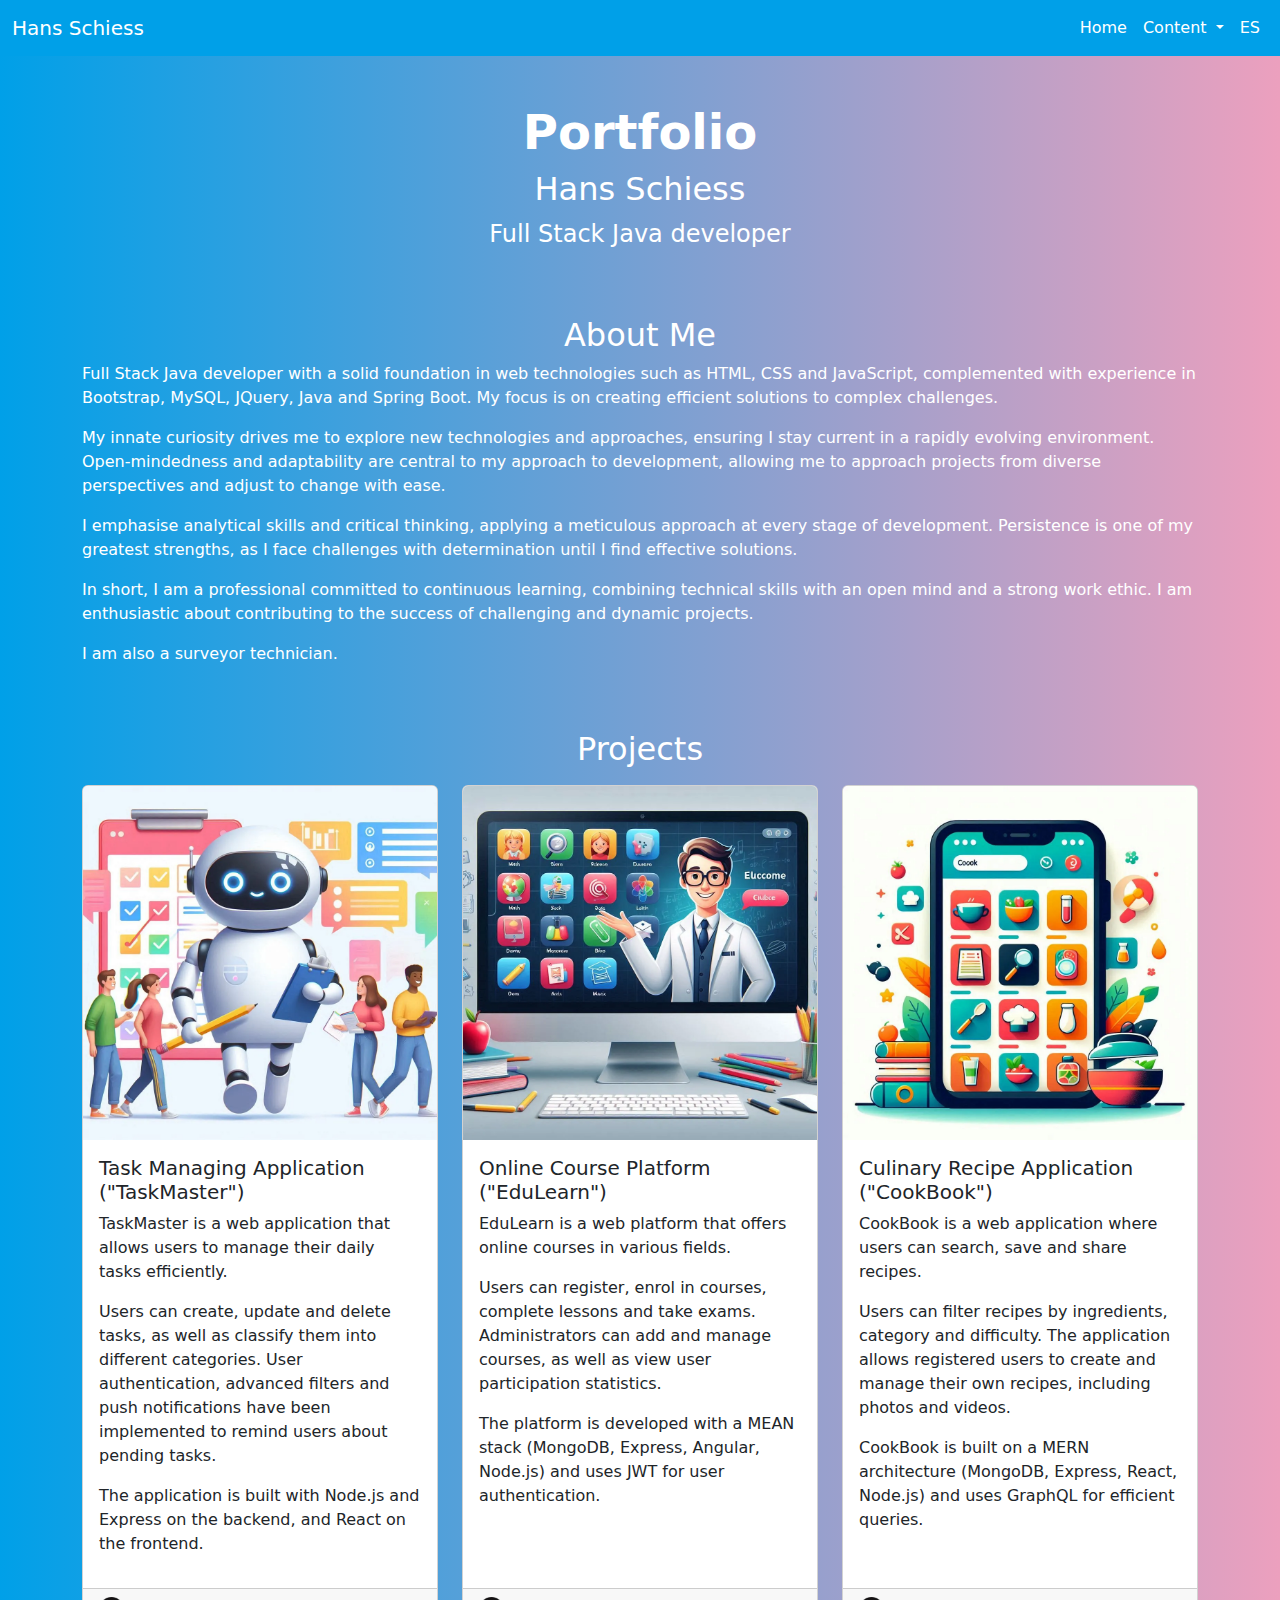
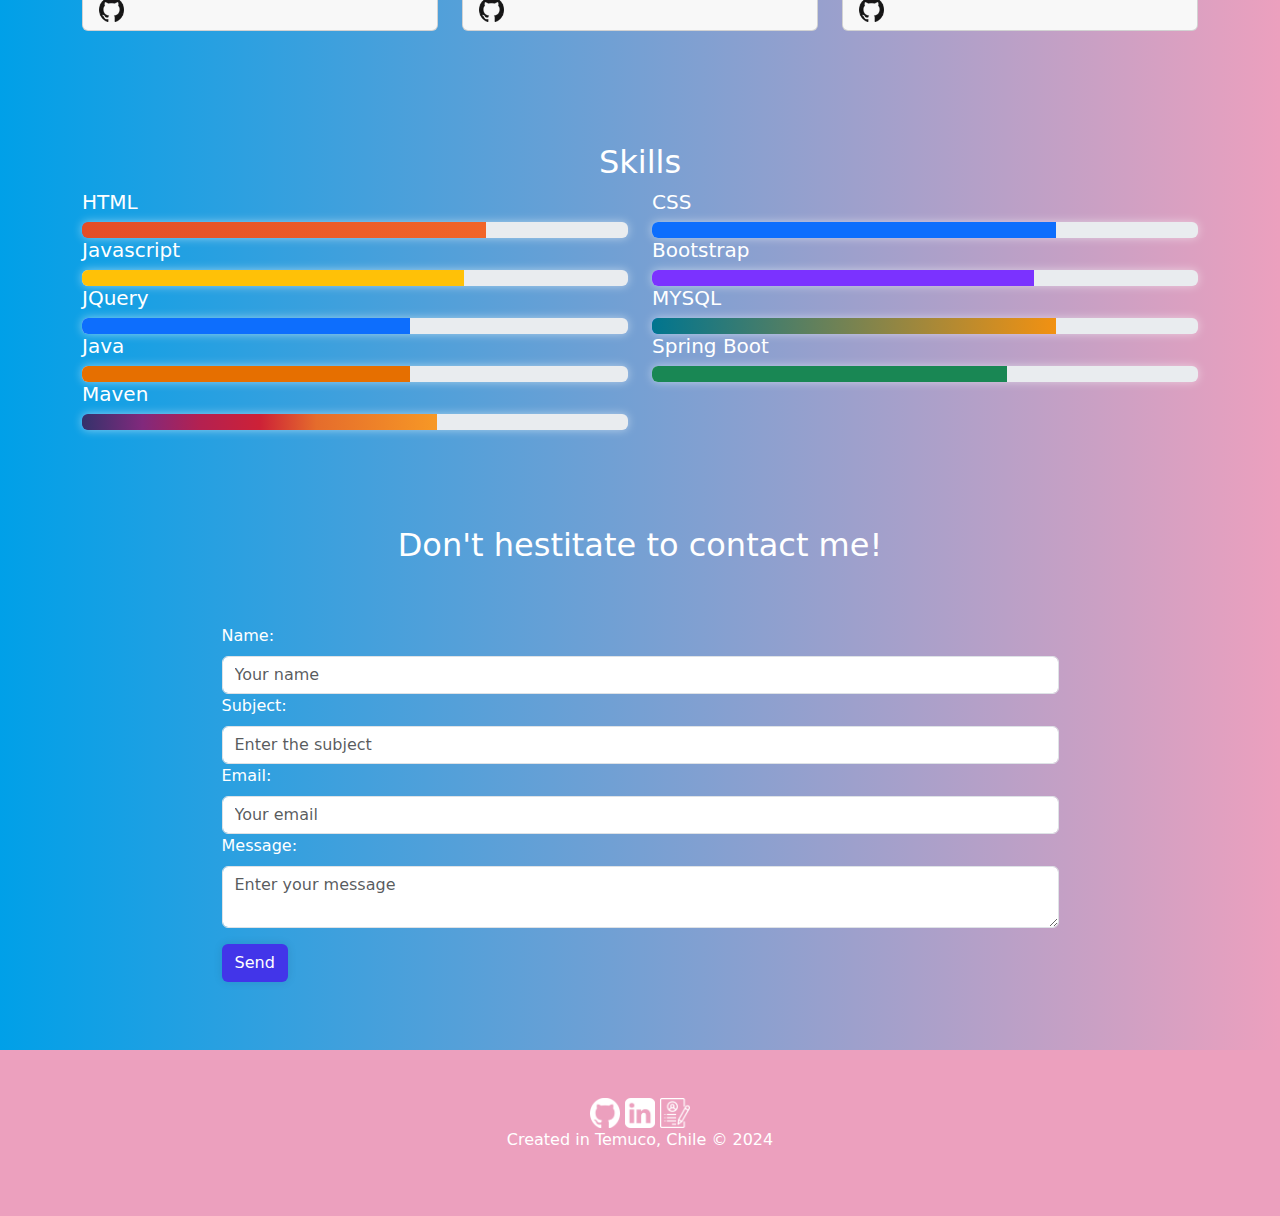
<file: index.html>
<!DOCTYPE html>
<html lang="en">

<head>
    <meta charset="utf-8" />
    <meta name="viewport" content="width=device-width, initial-scale=1" />
    <title>Hans Schiess</title>
    <link href="https://cdn.jsdelivr.net/npm/bootstrap@5.3.3/dist/css/bootstrap.min.css" rel="stylesheet"
        integrity="sha384-QWTKZyjpPEjISv5WaRU9OFeRpok6YctnYmDr5pNlyT2bRjXh0JMhjY6hW+ALEwIH" crossorigin="anonymous" />
    <script src="https://code.jquery.com/jquery-3.7.1.min.js"
        integrity="sha256-/JqT3SQfawRcv/BIHPThkBvs0OEvtFFmqPF/lYI/Cxo=" crossorigin="anonymous"></script>
    <link rel="stylesheet" href="assets/css/style.css" />
</head>

<body class="text-white">
    <nav class="navbar navbar-expand-lg text-white">
        <div class="container-fluid">
            <a class="navbar-brand text-white" href="#">Hans Schiess</a>
            <button class="navbar-toggler " type="button" data-bs-toggle="collapse" data-bs-target="#navbarNavDropdown"
                aria-controls="navbarNavDropdown" aria-expanded="false" aria-label="Toggle navigation">
                <span class="navbar-toggler-icon "></span>
            </button>
            <div class="collapse navbar-collapse" id="navbarNavDropdown">
                <ul class="navbar-nav ms-auto">
                    <li class="nav-item">
                        <a class="nav-link active text-white" aria-current="page" href="#">Home</a>
                    </li>
                    <li class="nav-item dropdown">
                        <a class="nav-link dropdown-toggle text-white" href="#" role="button" data-bs-toggle="dropdown"
                            aria-expanded="false">
                            Content
                        </a>
                        <ul class="dropdown-menu">
                            <li>
                                <a class="dropdown-item" href="#presentacion">About Me</a>
                            </li>
                            <li><a class="dropdown-item" href="#proyectos">Projects</a></li>
                            <li><a class="dropdown-item" href="#habilidades">Skills</a></li>
                            <li><a class="dropdown-item" href="#contacto">Contact</a></li>
                        </ul>
                    </li>
                    <li class="nav-item">
                        <a class="nav-link active text-white" aria-current="page" href="https://schiesscl.github.io/practicaconsolidacion_studio/index_es.html">ES</a>
                    </li>
                </ul>
            </div>
        </div>
    </nav>

    <header>
        <div class="container-fluid py-5">
            <h1 class="display-5 fw-bold text-center">Portfolio</h1>
            <h2 class="text-center">Hans Schiess</h2>
            <p class="fs-4 text-center">Full Stack Java developer</p>
        </div>
    </header>

    <main>
        <div id="presentacion" class="container">
            <h2 class="text-center">About Me</h2>
            <p>
                Full Stack Java developer with a solid foundation in web technologies
                such as HTML, CSS and JavaScript, complemented with experience in
                Bootstrap, MySQL, JQuery, Java and Spring Boot. My focus is on
                creating efficient solutions to complex challenges.
            </p>
            <p>
                My innate curiosity drives me to explore new technologies and
                approaches, ensuring I stay current in a rapidly evolving environment.
                Open-mindedness and adaptability are central to my approach to
                development, allowing me to approach projects from diverse
                perspectives and adjust to change with ease.
            </p>
            <p>
                I emphasise analytical skills and critical thinking, applying a
                meticulous approach at every stage of development. Persistence is one
                of my greatest strengths, as I face challenges with determination
                until I find effective solutions.
            </p>
            <p>
                In short, I am a professional committed to continuous learning,
                combining technical skills with an open mind and a strong work ethic.
                I am enthusiastic about contributing to the success of challenging and
                dynamic projects.
            </p>
            <p>I am also a surveyor technician.</p>
        </div>

        <div id="proyectos" class="container py-5">
            <h2 class="text-center mb-3">Projects</h2>
            <div class="row">
                <div class="col-md-4 mb-3">
                    <div class="card h-100">
                        <img src="assets/img/taskmaster.webp" class="card-img-top" alt="Imagen 1" />
                        <div class="card-body">
                            <h5 class="card-title">Task Managing Application ("TaskMaster")</h5>
                            <p class="card-text">TaskMaster is a web application that allows users to manage their daily tasks efficiently. <p>Users can create, update and delete tasks, as well as classify them into different categories. User authentication, advanced filters and push notifications have been implemented to remind users about pending tasks.</p> The application is built with Node.js and Express on the backend, and React on the frontend.</p>
                        </div>
                        <div class="card-footer">
                            <small class="text-muted"><a href="#"><img src="assets/img/githubico.webp" alt="" class="githubico" aria-label="Github"></a></small>
                        </div>
                    </div>
                </div>
                <div class="col-md-4 mb-3">
                    <div class="card h-100">
                        <img src="assets/img/edulearn.webp" class="card-img-top" alt="Imagen 2" />
                        <div class="card-body">
                            <h5 class="card-title">Online Course Platform ("EduLearn")</h5>
                            <p class="card-text">EduLearn is a web platform that offers online courses in various fields. <p>Users can register, enrol in courses, complete lessons and take exams. Administrators can add and manage courses, as well as view user participation statistics.</p> <p>The platform is developed with a MEAN stack (MongoDB, Express, Angular, Node.js) and uses JWT for user authentication.</p></p>
                        </div>
                        <div class="card-footer">
                            <small class="text-muted"><a href="#"><img src="assets/img/githubico.webp" alt="" class="githubico" aria-label="Github"></a></small>
                        </div>
                    </div>
                </div>
                <div class="col-md-4 mb-3">
                    <div class="card h-100">
                        <img src="assets/img/cookbook.webp" class="card-img-top" alt="Imagen 3" />
                        <div class="card-body">
                            <h5 class="card-title">Culinary Recipe Application ("CookBook")</h5>
                            <p class="card-text">CookBook is a web application where users can search, save and share recipes. <p>Users can filter recipes by ingredients, category and difficulty. The application allows registered users to create and manage their own recipes, including photos and videos.</p> CookBook is built on a MERN architecture (MongoDB, Express, React, Node.js) and uses GraphQL for efficient queries.</p>
                        </div>
                        <div class="card-footer">
                            <small class="text-muted"><a href="#"><img src="assets/img/githubico.webp" alt="" class="githubico" aria-label="Github"></a></small>
                        </div>
                    </div>
                </div>
            </div>
        </div>

        <div id="habilidades" class="container py-5">
            <h2 class="text-center">Skills</h2>
            <div class="row">
                <div class="col-md-6">
                    <h5>HTML</h5>
                    <div class="progress" role="progressbar" aria-label="Basic example" aria-valuenow="0" aria-valuemin="0" aria-valuemax="100">
                        <div id="skill-html" class="progress-bar"></div>
                    </div>
                </div>
                <div class="col-md-6">
                    <h5>CSS</h5>
                    <div class="progress" role="progressbar" aria-label="Basic example" aria-valuenow="0" aria-valuemin="0" aria-valuemax="100">
                        <div id="skill-css" class="progress-bar bg-primary"></div>
                    </div>
                </div>
                <div class="col-md-6">
                    <h5>Javascript</h5>
                    <div class="progress" role="progressbar" aria-label="Basic example" aria-valuenow="0" aria-valuemin="0" aria-valuemax="100">
                        <div id="skill-javascript" class="progress-bar  bg-warning"></div>
                    </div>
                </div>
                <div class="col-md-6">
                    <h5>Bootstrap</h5>
                    <div class="progress" role="progressbar" aria-label="Basic example" aria-valuenow="0" aria-valuemin="0" aria-valuemax="100">
                        <div id="skill-bootstrap" class="progress-bar"></div>
                    </div>
                </div>
                <div class="col-md-6">
                    <h5>JQuery</h5>
                    <div class="progress" role="progressbar" aria-label="Basic example" aria-valuenow="0" aria-valuemin="0" aria-valuemax="100">
                        <div id="skill-jquery" class="progress-bar bg-primary"></div>
                    </div>
                </div>
                <div class="col-md-6">
                    <h5>MYSQL</h5>
                    <div class="progress" role="progressbar" aria-label="Basic example" aria-valuenow="0" aria-valuemin="0" aria-valuemax="100">
                        <div id="skill-mysql" class="progress-bar bg-primary"></div>
                    </div>
                </div>
                <div class="col-md-6">
                    <h5>Java</h5>
                    <div class="progress" role="progressbar" aria-label="Basic example" aria-valuenow="0" aria-valuemin="0" aria-valuemax="100">
                        <div id="skill-java" class="progress-bar"></div>
                    </div>
                </div>
                <div class="col-md-6">
                    <h5>Spring Boot</h5>
                    <div class="progress" role="progressbar" aria-label="Basic example" aria-valuenow="0" aria-valuemin="0" aria-valuemax="100">
                        <div id="skill-springboot" class="progress-bar bg-success"></div>
                    </div>
                </div>
                <div class="col-md-6">
                    <h5>Maven</h5>
                    <div class="progress" role="progressbar" aria-label="Basic example" aria-valuenow="0" aria-valuemin="0" aria-valuemax="100">
                        <div id="skill-maven" class="progress-bar"></div>
                    </div>
                </div>
            </div>
        </div>


        <div id="contacto" class="py-5">
            <div class="container">
                <h2 class="text-center pb-5">Don't hestitate to contact me!</h2>
                <div class="py-1">
                    <form action="" class="w-75 mx-auto" id="form-contacto" method="post">
                        <div>
                            <label for="contacto-nombre" class="form-label">Name: </label>
                            <input type="text" class="form-control" id="contacto-nombre" name="nombre"
                                placeholder="Your name" required />
                        </div>
                        <div>
                            <label for="contacto-asunto" class="form-label">Subject:
                            </label>
                            <input type="text" class="form-control" id="contacto-asunto" name="asunto"
                                placeholder="Enter the subject" required />
                        </div>
                        <div>
                            <label for="contacto-correo" class="form-label">Email: </label>
                            <input type="email" class="form-control" id="contacto-correo" name="correo"
                                placeholder="Your email" required />
                        </div>
                        <div>
                            <label for="contacto-mensaje" class="form-label">Message:
                            </label>
                            <textarea name="mensaje" id="contacto-mensaje" class="form-control"
                                placeholder="Enter your message" required></textarea>
                        </div>
                        <div class="py-3">
                            <input type="submit" class="btn " data-bs-toggle="modal" value="Send"
                                data-bs-target="#modalContacto"/>
                        </div>
                    </form>
                </div>
            </div>
        </div>
    </main>

    <footer class="text-white text-center py-5">
        <div><a href="https://github.com/schiesscl"><img src="assets/img/github.webp" alt="Github"></a>
            <a href="https://www.linkedin.com/in/hans-schiess"><img src="assets/img/linkedin.webp" alt="Linkedin"></a>
            <a href="https://drive.google.com/file/d/1hJXMLaWR5URK-2jTcfiRGXt14kBRsPDl/view?usp=sharing"><img src="assets/img/resume.webp" alt="Resume"></a></div>
        <div><p>Created in Temuco, Chile © 2024</p></div>
    </footer>

    <!-- Modal -->
    <div class="modal fade" id="modalContacto" tabindex="-1" aria-labelledby="modalContactoLabel" aria-hidden="true">
        <div class="modal-dialog">
            <div class="modal-content">
                <div class="modal-header">
                    <h1 class="modal-title fs-5" id="modalContactoLabel">Modal title</h1>
                    <button type="button" class="btn-close" data-bs-dismiss="modal" aria-label="Close"></button>
                </div>
                <div class="modal-body">...</div>
                <div class="modal-footer">
                    <button type="button" class="btn btn-primary" data-bs-dismiss="modal">
                        Ok
                    </button>
                </div>
            </div>
        </div>
    </div>

    <!-- Bootstrap JS -->
    <script src="https://cdn.jsdelivr.net/npm/@popperjs/core@2.11.8/dist/umd/popper.min.js"
        integrity="sha384-I7E8VVD/ismYTF4hNIPjVp/Zjvgyol6VFvRkX/vR+Vc4jQkC+hVqc2pM8ODewa9r"
        crossorigin="anonymous"></script>
    <script src="https://cdn.jsdelivr.net/npm/bootstrap@5.3.3/dist/js/bootstrap.min.js"
        integrity="sha384-0pUGZvbkm6XF6gxjEnlmuGrJXVbNuzT9qBBavbLwCsOGabYfZo0T0to5eqruptLy"
        crossorigin="anonymous"></script>
    <script defer src="assets/js/script.js"></script>
</body>

</html>
</file>
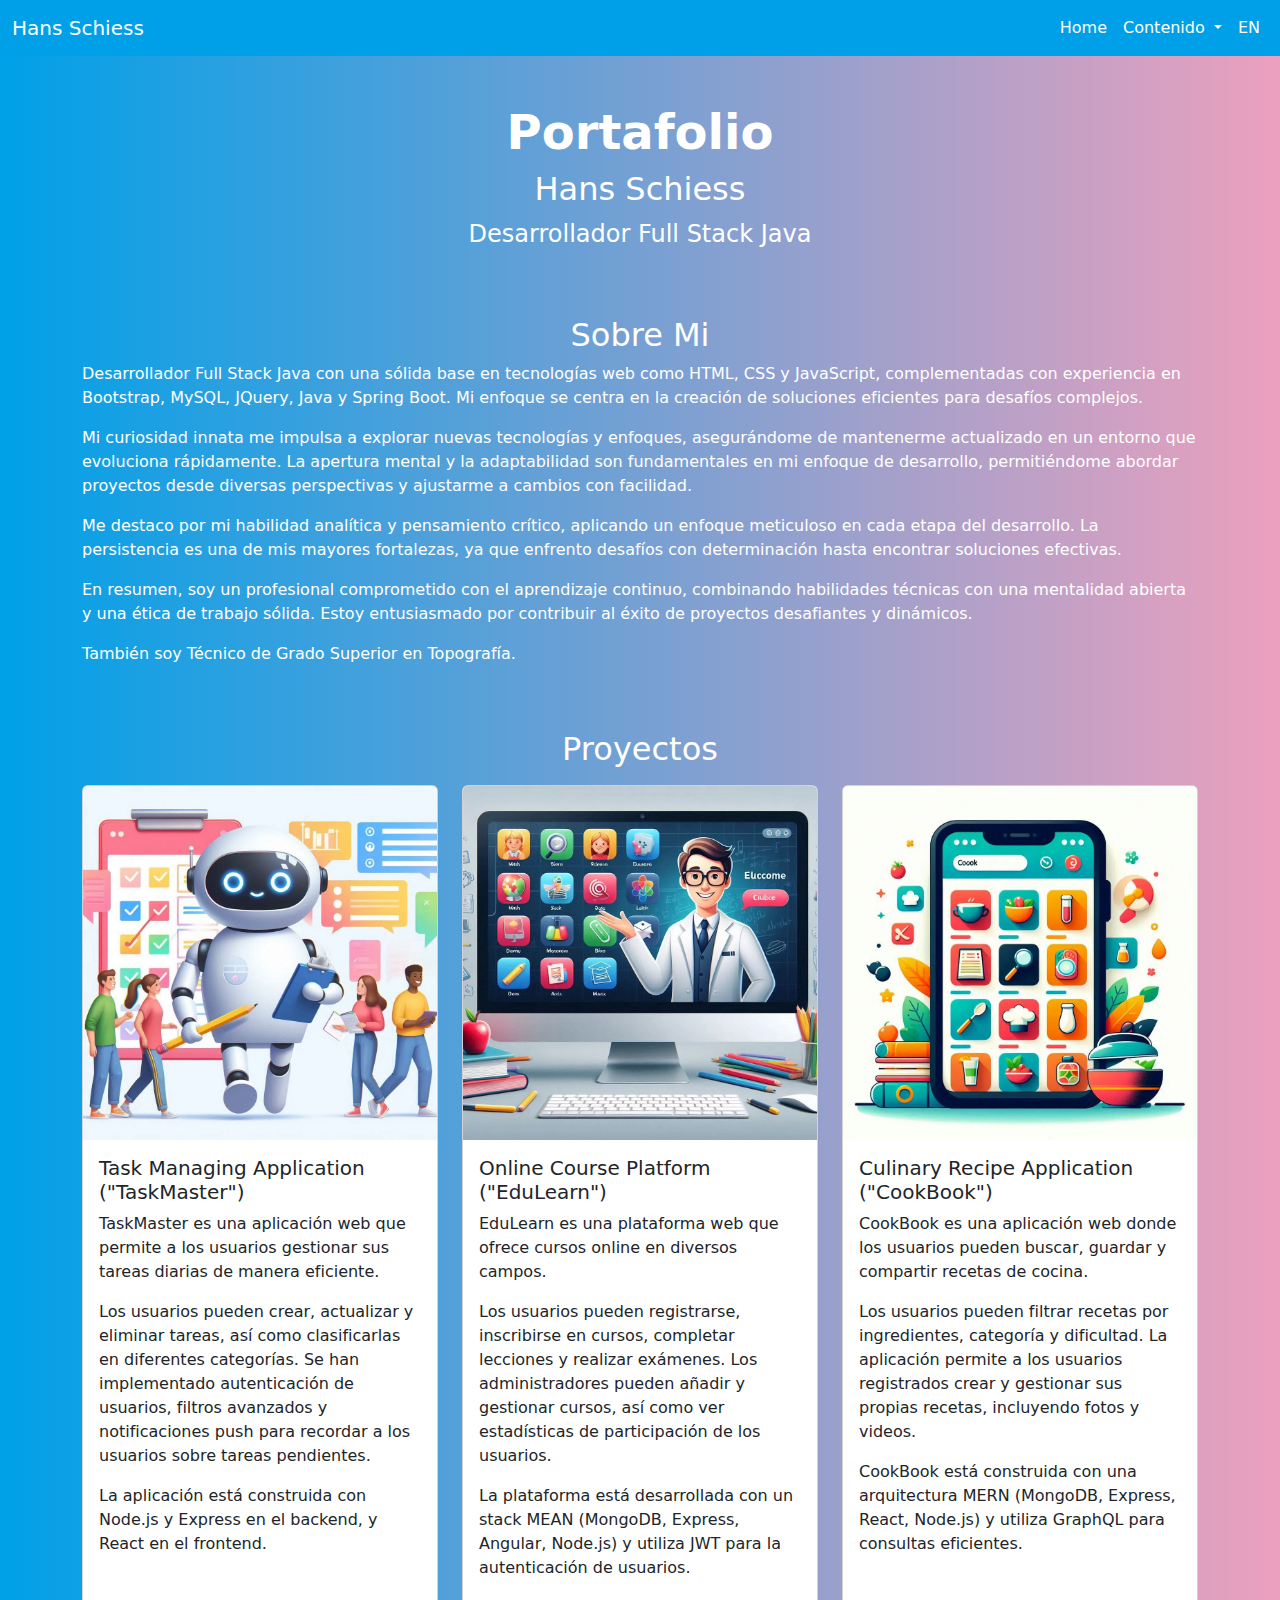
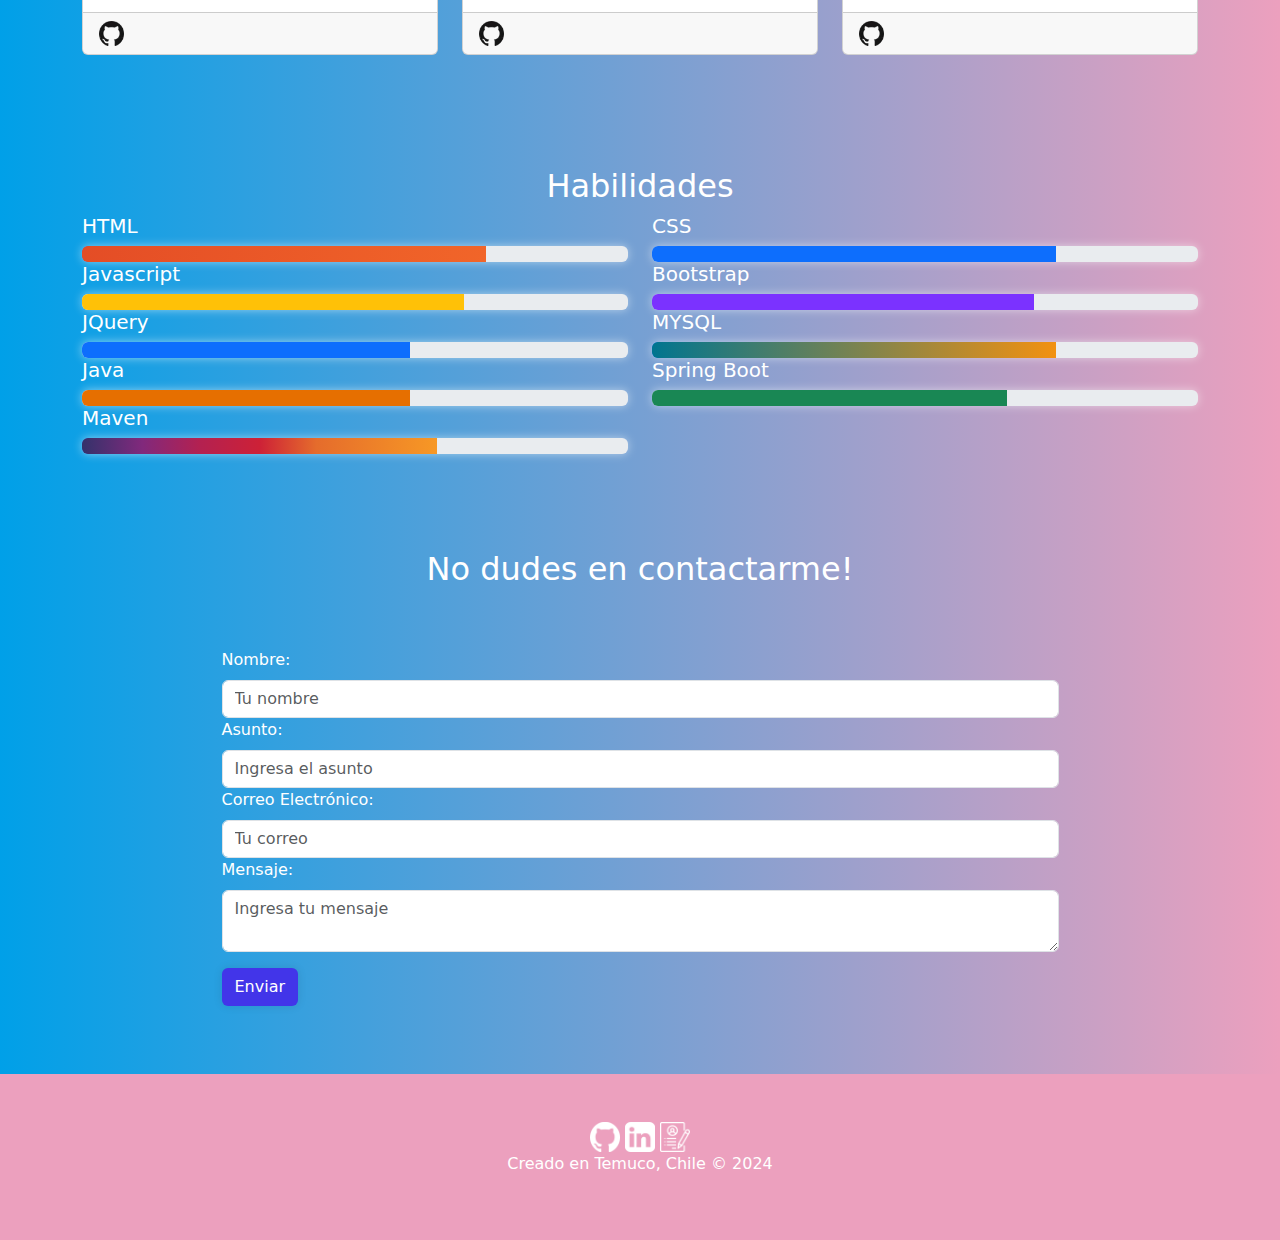
<file: index_es.html>
<!DOCTYPE html>
<html lang="es">

<head>
    <meta charset="utf-8" />
    <meta name="viewport" content="width=device-width, initial-scale=1" />
    <title>Hans Schiess</title>
    <link href="https://cdn.jsdelivr.net/npm/bootstrap@5.3.3/dist/css/bootstrap.min.css" rel="stylesheet"
        integrity="sha384-QWTKZyjpPEjISv5WaRU9OFeRpok6YctnYmDr5pNlyT2bRjXh0JMhjY6hW+ALEwIH" crossorigin="anonymous" />
    <script src="https://code.jquery.com/jquery-3.7.1.min.js"
        integrity="sha256-/JqT3SQfawRcv/BIHPThkBvs0OEvtFFmqPF/lYI/Cxo=" crossorigin="anonymous"></script>
    <link rel="stylesheet" href="assets/css/style.css" />
</head>

<body class="text-white">
    <nav class="navbar navbar-expand-lg text-white">
        <div class="container-fluid">
            <a class="navbar-brand text-white" href="#">Hans Schiess</a>
            <button class="navbar-toggler " type="button" data-bs-toggle="collapse" data-bs-target="#navbarNavDropdown"
                aria-controls="navbarNavDropdown" aria-expanded="false" aria-label="Toggle navigation">
                <span class="navbar-toggler-icon "></span>
            </button>
            <div class="collapse navbar-collapse" id="navbarNavDropdown">
                <ul class="navbar-nav ms-auto">
                    <li class="nav-item">
                        <a class="nav-link active text-white" aria-current="page" href="#">Home</a>
                    </li>
                    <li class="nav-item dropdown">
                        <a class="nav-link dropdown-toggle text-white" href="#" role="button" data-bs-toggle="dropdown"
                            aria-expanded="false">
                            Contenido
                        </a>
                        <ul class="dropdown-menu">
                            <li>
                                <a class="dropdown-item" href="#presentacion">Sobre Mi</a>
                            </li>
                            <li><a class="dropdown-item" href="#proyectos">Proyectos</a></li>
                            <li><a class="dropdown-item" href="#habilidades">Habilidades</a></li>
                            <li><a class="dropdown-item" href="#contacto">Contacto</a></li>
                        </ul>
                    </li>
                    <li class="nav-item">
                        <a class="nav-link active text-white" aria-current="page" href="https://schiesscl.github.io/practicaconsolidacion_studio/">EN</a>
                    </li>
                </ul>
            </div>
        </div>
    </nav>

    <header>
        <div class="container-fluid py-5">
            <h1 class="display-5 fw-bold text-center">Portafolio</h1>
            <h2 class="text-center">Hans Schiess</h2>
            <p class="fs-4 text-center">Desarrollador Full Stack Java</p>
        </div>
    </header>

    <main>
        <div id="presentacion" class="container">
            <h2 class="text-center">Sobre Mi</h2>
            <p>
                Desarrollador Full Stack Java con una sólida base en tecnologías web como HTML, CSS y JavaScript, complementadas con experiencia en Bootstrap, MySQL, JQuery, Java y Spring Boot. Mi enfoque se centra en la creación de soluciones eficientes para desafíos complejos. 
            </p>
            <p>
                Mi curiosidad innata me impulsa a explorar nuevas tecnologías y enfoques, asegurándome de mantenerme actualizado en un entorno que evoluciona rápidamente. La apertura mental y la adaptabilidad son fundamentales en mi enfoque de desarrollo, permitiéndome abordar proyectos desde diversas perspectivas y ajustarme a cambios con facilidad.
            </p>
            <p>
                Me destaco por mi habilidad analítica y pensamiento crítico, aplicando un enfoque meticuloso en cada etapa del desarrollo. La persistencia es una de mis mayores fortalezas, ya que enfrento desafíos con determinación hasta encontrar soluciones efectivas.
            </p>
            <p>
                En resumen, soy un profesional comprometido con el aprendizaje continuo, combinando habilidades técnicas con una mentalidad abierta y una ética de trabajo sólida. Estoy entusiasmado por contribuir al éxito de proyectos desafiantes y dinámicos.
            </p>
            <p>También soy Técnico de Grado Superior en Topografía.</p>
        </div>

        <div id="proyectos" class="container py-5">
            <h2 class="text-center mb-3">Proyectos</h2>
            <div class="row">
                <div class="col-md-4 mb-3">
                    <div class="card h-100">
                        <img src="assets/img/taskmaster.webp" class="card-img-top" alt="Imagen 1" />
                        <div class="card-body">
                            <h5 class="card-title">Task Managing Application ("TaskMaster")</h5>
                            <p class="card-text">TaskMaster es una aplicación web que permite a los usuarios gestionar sus tareas diarias de manera eficiente. <p>Los usuarios pueden crear, actualizar y eliminar tareas, así como clasificarlas en diferentes categorías. Se han implementado autenticación de usuarios, filtros avanzados y notificaciones push para recordar a los usuarios sobre tareas pendientes.</p> La aplicación está construida con Node.js y Express en el backend, y React en el frontend.</p>
                        </div>
                        <div class="card-footer">
                            <small class="text-muted"><a href="#"><img src="assets/img/githubico.webp" alt="" class="githubico" aria-label="Github"></a></small>
                        </div>
                    </div>
                </div>
                <div class="col-md-4 mb-3">
                    <div class="card h-100">
                        <img src="assets/img/edulearn.webp" class="card-img-top" alt="Imagen 2" />
                        <div class="card-body">
                            <h5 class="card-title">Online Course Platform ("EduLearn")</h5>
                            <p class="card-text">EduLearn es una plataforma web que ofrece cursos online en diversos campos. <p>Los usuarios pueden registrarse, inscribirse en cursos, completar lecciones y realizar exámenes. Los administradores pueden añadir y gestionar cursos, así como ver estadísticas de participación de los usuarios.</p> La plataforma está desarrollada con un stack MEAN (MongoDB, Express, Angular, Node.js) y utiliza JWT para la autenticación de usuarios.</p>
                        </div>
                        <div class="card-footer">
                            <small class="text-muted"><a href="#"><img src="assets/img/githubico.webp" alt="" class="githubico" aria-label="Github"></a></small>
                        </div>
                    </div>
                </div>
                <div class="col-md-4 mb-3">
                    <div class="card h-100">
                        <img src="assets/img/cookbook.webp" class="card-img-top" alt="Imagen 3" />
                        <div class="card-body">
                            <h5 class="card-title">Culinary Recipe Application ("CookBook")</h5>
                            <p class="card-text">CookBook es una aplicación web donde los usuarios pueden buscar, guardar y compartir recetas de cocina. <p>Los usuarios pueden filtrar recetas por ingredientes, categoría y dificultad. La aplicación permite a los usuarios registrados crear y gestionar sus propias recetas, incluyendo fotos y videos.</p> CookBook está construida con una arquitectura MERN (MongoDB, Express, React, Node.js) y utiliza GraphQL para consultas eficientes.</p>
                        </div>
                        <div class="card-footer">
                            <small class="text-muted"><a href="#"><img src="assets/img/githubico.webp" alt="" class="githubico" aria-label="Github"></a></small>
                        </div>
                    </div>
                </div>
            </div>
        </div>

        <div id="habilidades" class="container py-5">
            <h2 class="text-center">Habilidades</h2>
            <div class="row">
                <div class="col-md-6">
                    <h5>HTML</h5>
                    <div class="progress" role="progressbar" aria-label="Basic example" aria-valuenow="0" aria-valuemin="0" aria-valuemax="100">
                        <div id="skill-html" class="progress-bar"></div>
                    </div>
                </div>
                <div class="col-md-6">
                    <h5>CSS</h5>
                    <div class="progress" role="progressbar" aria-label="Basic example" aria-valuenow="0" aria-valuemin="0" aria-valuemax="100">
                        <div id="skill-css" class="progress-bar bg-primary"></div>
                    </div>
                </div>
                <div class="col-md-6">
                    <h5>Javascript</h5>
                    <div class="progress" role="progressbar" aria-label="Basic example" aria-valuenow="0" aria-valuemin="0" aria-valuemax="100">
                        <div id="skill-javascript" class="progress-bar  bg-warning"></div>
                    </div>
                </div>
                <div class="col-md-6">
                    <h5>Bootstrap</h5>
                    <div class="progress" role="progressbar" aria-label="Basic example" aria-valuenow="0" aria-valuemin="0" aria-valuemax="100">
                        <div id="skill-bootstrap" class="progress-bar"></div>
                    </div>
                </div>
                <div class="col-md-6">
                    <h5>JQuery</h5>
                    <div class="progress" role="progressbar" aria-label="Basic example" aria-valuenow="0" aria-valuemin="0" aria-valuemax="100">
                        <div id="skill-jquery" class="progress-bar bg-primary"></div>
                    </div>
                </div>
                <div class="col-md-6">
                    <h5>MYSQL</h5>
                    <div class="progress" role="progressbar" aria-label="Basic example" aria-valuenow="0" aria-valuemin="0" aria-valuemax="100">
                        <div id="skill-mysql" class="progress-bar bg-primary"></div>
                    </div>
                </div>
                <div class="col-md-6">
                    <h5>Java</h5>
                    <div class="progress" role="progressbar" aria-label="Basic example" aria-valuenow="0" aria-valuemin="0" aria-valuemax="100">
                        <div id="skill-java" class="progress-bar"></div>
                    </div>
                </div>
                <div class="col-md-6">
                    <h5>Spring Boot</h5>
                    <div class="progress" role="progressbar" aria-label="Basic example" aria-valuenow="0" aria-valuemin="0" aria-valuemax="100">
                        <div id="skill-springboot" class="progress-bar bg-success"></div>
                    </div>
                </div>
                <div class="col-md-6">
                    <h5>Maven</h5>
                    <div class="progress" role="progressbar" aria-label="Basic example" aria-valuenow="0" aria-valuemin="0" aria-valuemax="100">
                        <div id="skill-maven" class="progress-bar"></div>
                    </div>
                </div>
            </div>
        </div>


        <div id="contacto" class="py-5">
            <div class="container">
                <h2 class="text-center pb-5">No dudes en contactarme!</h2>
                <div class="py-1">
                    <form action="" class="w-75 mx-auto" id="form-contacto" method="post">
                        <div>
                            <label for="contacto-nombre" class="form-label">Nombre: </label>
                            <input type="text" class="form-control" id="contacto-nombre" name="nombre"
                                placeholder="Tu nombre" required />
                        </div>
                        <div>
                            <label for="contacto-asunto" class="form-label">Asunto:
                            </label>
                            <input type="text" class="form-control" id="contacto-asunto" name="asunto"
                                placeholder="Ingresa el asunto" required />
                        </div>
                        <div>
                            <label for="contacto-correo" class="form-label">Correo Electrónico: </label>
                            <input type="email" class="form-control" id="contacto-correo" name="correo"
                                placeholder="Tu correo" required />
                        </div>
                        <div>
                            <label for="contacto-mensaje" class="form-label">Mensaje:
                            </label>
                            <textarea name="mensaje" id="contacto-mensaje" class="form-control"
                                placeholder="Ingresa tu mensaje" required></textarea>
                        </div>
                        <div class="py-3">
                            <input type="submit" class="btn " data-bs-toggle="modal" value="Enviar"
                                data-bs-target="#modalContacto"/>
                        </div>
                    </form>
                </div>
            </div>
        </div>
    </main>

    <footer class="text-white text-center py-5">
        <div><a href="https://github.com/schiesscl"><img src="assets/img/github.webp" alt="Github"></a>
            <a href="https://www.linkedin.com/in/hans-schiess/?locale=en_US"><img src="assets/img/linkedin.webp" alt="Linkedin"></a>
            <a href="https://drive.google.com/file/d/1WUFOYF5cmtw8-jqU1CG9S6AbrlgfK_cf/view?usp=sharing"><img src="assets/img/resume.webp" alt="Resume"></a></div>
        <div><p>Creado en Temuco, Chile © 2024</p></div>
    </footer>

    <!-- Modal -->
    <div class="modal fade" id="modalContacto" tabindex="-1" aria-labelledby="modalContactoLabel" aria-hidden="true">
        <div class="modal-dialog">
            <div class="modal-content">
                <div class="modal-header">
                    <h1 class="modal-title fs-5" id="modalContactoLabel">Modal title</h1>
                    <button type="button" class="btn-close" data-bs-dismiss="modal" aria-label="Close"></button>
                </div>
                <div class="modal-body">...</div>
                <div class="modal-footer">
                    <button type="button" class="btn btn-primary" data-bs-dismiss="modal">
                        Ok
                    </button>
                </div>
            </div>
        </div>
    </div>

    <!-- Bootstrap JS -->
    <script src="https://cdn.jsdelivr.net/npm/@popperjs/core@2.11.8/dist/umd/popper.min.js"
        integrity="sha384-I7E8VVD/ismYTF4hNIPjVp/Zjvgyol6VFvRkX/vR+Vc4jQkC+hVqc2pM8ODewa9r"
        crossorigin="anonymous"></script>
    <script src="https://cdn.jsdelivr.net/npm/bootstrap@5.3.3/dist/js/bootstrap.min.js"
        integrity="sha384-0pUGZvbkm6XF6gxjEnlmuGrJXVbNuzT9qBBavbLwCsOGabYfZo0T0to5eqruptLy"
        crossorigin="anonymous"></script>
    <script defer src="assets/js/script.js"></script>
</body>

</html>
</file>
<file: assets/css/style.css>
.progress {
    width: 100%;
}

#skill-html, #skill-css, #skill-bootstrap, #skill-javascript, #skill-jquery, #skill-maven, #skill-mysql, #skill-springboot {
    width: 0%;
}

#skill-html{
    background-image: linear-gradient(to right, #E44D26 0%, #F16529 100%);
}

#skill-bootstrap{
    background-color: #7B32FF;
}

#skill-mysql{
    background-image: linear-gradient(to right, #00758F 0%, #F29111 100%);
}

#skill-java{
    background-color: #E66F00;
}

#skill-maven{
    background-image: linear-gradient(to right, #34326B 0%, #81297C 17%, #B32151 33%, #CD2137 50%, #E56C2C 66%, #F79825 100%);
}

.progress {
    box-shadow: 0 0 10px rgba(255, 255, 255, 0.5);
    animation: glowing 2s linear infinite;
}

@keyframes glowing {
    0% {
        box-shadow: 0 0 10px rgba(255, 255, 255, 0.5);
    }
    50% {
        box-shadow: 0 0 20px rgba(255, 255, 255, 0.8);
    }
    100% {
        box-shadow: 0 0 10px rgba(255, 255, 255, 0.5);
    }
}

.navbar {
    background-color: #00A0E8;
}

body {
    background-image: linear-gradient(to right, #00A0E8, #ECA0BE);
}

.btn {
    background-color: #4235e9; /* Color inicial */
    color: #ffffff; /* Color del texto */
    transition: background-color 0.3s ease-in-out, box-shadow 0.3s ease-in-out; /* Transición suave */
    box-shadow: 0 0 10px rgba(0, 0, 0, 0.1); /* Sombra inicial */
}

.btn:hover {
    background-color: #964fea; /* Color al acercar el puntero */
    box-shadow: 0 0 20px #6f42ea; /* Sombra al acercar el puntero */
}

footer {
    background-color: #ECA0BE;
}

.navbar-toggler-icon {
    filter: invert(100%) brightness(100%);
  }

  footer img {
    width: 30px; /* ajusta el ancho a 20px */
    height: 30px; /* ajusta el alto a 20px */
  }

  .card-footer   img {
    width: 25px; /* ajusta el ancho a 20px */
    height: 25px; /* ajusta el alto a 20px */
  }
</file>
